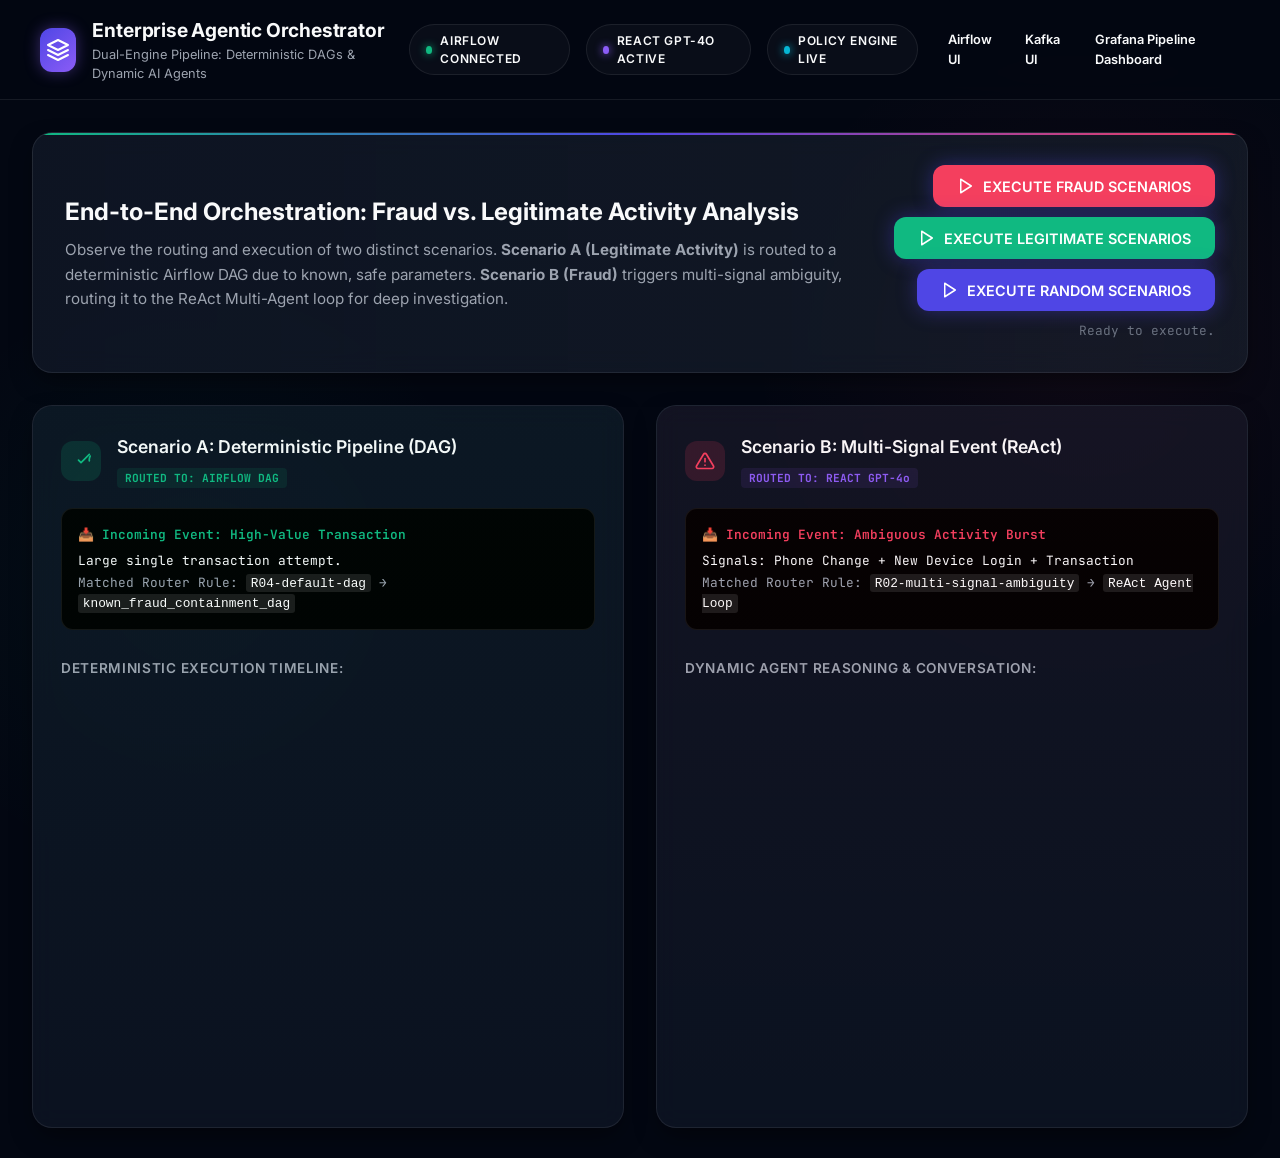
<file: projects/enterprise-agentic-orchestration/dashboard/index.html>
<!DOCTYPE html>
<html lang="en">
<head>
  <meta charset="UTF-8">
  <meta name="viewport" content="width=device-width, initial-scale=1.0">
  <title>Enterprise Agentic Orchestration</title>
  <link rel="stylesheet" href="styles.css">
</head>
<body>

  <!-- Top Navigation Header -->
  <header class="app-header">
    <div class="brand-container">
      <div class="brand-logo">
        <svg viewBox="0 0 24 24" fill="none" stroke="currentColor" stroke-width="2" stroke-linecap="round" stroke-linejoin="round">
          <polygon points="12 2 2 7 12 12 22 7 12 2"></polygon>
          <polyline points="2 17 12 22 22 17"></polyline>
          <polyline points="2 12 12 17 22 12"></polyline>
        </svg>
      </div>
      <div class="brand-title">
        <h1>Enterprise Agentic Orchestrator</h1>
        <p>Dual-Engine Pipeline: Deterministic DAGs & Dynamic AI Agents</p>
      </div>
    </div>
    <div class="status-pills">
      <div class="status-badge pulse-emerald"><span class="status-dot"></span> Airflow Connected</div>
      <div class="status-badge pulse-purple"><span class="status-dot"></span> ReAct GPT-4o Active</div>
      <div class="status-badge pulse-cyan"><span class="status-dot"></span> Policy Engine Live</div>
    </div>
    <div style="display: flex; gap: 10px; margin-left: 20px;">
      <a href="http://localhost:8080" target="_blank" class="btn btn-secondary" style="text-decoration: none; padding: 5px 10px; font-size: 0.8rem; background: var(--bg-tertiary); color: var(--text-primary); border: 1px solid var(--border-color); border-radius: 4px;">Airflow UI</a>
      <a href="http://localhost:8090" target="_blank" class="btn btn-secondary" style="text-decoration: none; padding: 5px 10px; font-size: 0.8rem; background: var(--bg-tertiary); color: var(--text-primary); border: 1px solid var(--border-color); border-radius: 4px;">Kafka UI</a>
      <a href="http://localhost:3000/d/pipeline-dashboard/pipeline-orchestration-dashboard" target="_blank" class="btn btn-secondary" style="text-decoration: none; padding: 5px 10px; font-size: 0.8rem; background: var(--bg-tertiary); color: var(--text-primary); border: 1px solid var(--border-color); border-radius: 4px;">Grafana Pipeline Dashboard</a>
    </div>
  </header>

  <main class="dashboard-container">

    <!-- Master Control Banner -->
    <section class="scenario-banner">
      <div class="banner-content">
        <h2>End-to-End Orchestration: Fraud vs. Legitimate Activity Analysis</h2>
        <p>
          Observe the routing and execution of two distinct scenarios. 
          <strong>Scenario A (Legitimate Activity)</strong> is routed to a deterministic Airflow DAG due to known, safe parameters. 
          <strong>Scenario B (Fraud)</strong> triggers multi-signal ambiguity, routing it to the ReAct Multi-Agent loop for deep investigation.
        </p>
      </div>
      <div class="banner-action" style="display: flex; gap: 10px; flex-wrap: wrap;">
        <button class="btn btn-primary btn-glow" onclick="runGrandMasterDemo('fraud')" style="background-color: var(--accent-rose); border-color: var(--accent-rose);">
          <svg width="18" height="18" viewBox="0 0 24 24" fill="none" stroke="currentColor" stroke-width="2" stroke-linecap="round" stroke-linejoin="round" style="margin-right: 8px;"><polygon points="5 3 19 12 5 21 5 3"></polygon></svg>
          EXECUTE FRAUD SCENARIOS
        </button>
        <button class="btn btn-primary btn-glow" onclick="runGrandMasterDemo('legit')" style="background-color: var(--accent-emerald); border-color: var(--accent-emerald);">
          <svg width="18" height="18" viewBox="0 0 24 24" fill="none" stroke="currentColor" stroke-width="2" stroke-linecap="round" stroke-linejoin="round" style="margin-right: 8px;"><polygon points="5 3 19 12 5 21 5 3"></polygon></svg>
          EXECUTE LEGITIMATE SCENARIOS
        </button>
        <button class="btn btn-primary btn-glow" onclick="runGrandMasterDemo('random')">
          <svg width="18" height="18" viewBox="0 0 24 24" fill="none" stroke="currentColor" stroke-width="2" stroke-linecap="round" stroke-linejoin="round" style="margin-right: 8px;"><polygon points="5 3 19 12 5 21 5 3"></polygon></svg>
          EXECUTE RANDOM SCENARIOS
        </button>
        <div id="master-status-tag" class="status-tag">Ready to execute.</div>
      </div>
    </section>

    <div class="grid-2col">

      <!-- LEFT COLUMN: UNFRAUD (DAG) -->
      <div class="glass-panel panel-unfraud">
        <div class="panel-header">
          <div class="panel-title-group">
            <div class="icon-box icon-emerald">
              <svg width="20" height="20" viewBox="0 0 24 24" fill="none" stroke="currentColor" stroke-width="2" stroke-linecap="round" stroke-linejoin="round"><path d="M22 11.08V12a10 10 10 0 1 1-5.93-9.14"></path><polyline points="22 4 12 14.01 9 11.01"></polyline></svg>
            </div>
            <div>
              <h3>Scenario A: Deterministic Pipeline (DAG)</h3>
              <span class="engine-tag engine-dag">ROUTED TO: AIRFLOW DAG</span>
            </div>
          </div>
        </div>

        <div class="event-context-box">
          <div class="context-title">📥 Incoming Event: High-Value Transaction</div>
          <div class="context-details">Large single transaction attempt.</div>
          <div class="context-rule">Matched Router Rule: <code>R04-default-dag</code> &rarr; <code>known_fraud_containment_dag</code></div>
        </div>

        <div class="timeline-header">Deterministic Execution Timeline:</div>
        <div id="dag-master-timeline" class="timeline-container">
          <!-- Dynamically Animated DAG Task Cards -->
        </div>

        <div id="dag-final-outcome" class="outcome-box outcome-success hidden">
          <div class="outcome-title">✓ POLICY DECISION: AUTO_ALLOW (UNFRAUD)</div>
          <div class="outcome-desc">
            Rule <code>rule-travel-itinerary-match</code> satisfied. Transaction processed seamlessly with zero friction.
          </div>
        </div>
      </div>

      <!-- RIGHT COLUMN: FRAUD (REACT) -->
      <div class="glass-panel panel-fraud">
        <div class="panel-header">
          <div class="panel-title-group">
            <div class="icon-box icon-rose">
              <svg width="20" height="20" viewBox="0 0 24 24" fill="none" stroke="currentColor" stroke-width="2" stroke-linecap="round" stroke-linejoin="round"><path d="M10.29 3.86L1.82 18a2 2 0 0 0 1.71 3h16.94a2 2 0 0 0 1.71-3L13.71 3.86a2 2 0 0 0-3.42 0z"></path><line x1="12" y1="9" x2="12" y2="13"></line><line x1="12" y1="17" x2="12.01" y2="17"></line></svg>
            </div>
            <div>
              <h3>Scenario B: Multi-Signal Event (ReAct)</h3>
              <span class="engine-tag engine-react">ROUTED TO: REACT GPT-4o</span>
            </div>
          </div>
        </div>

        <div class="event-context-box">
          <div class="context-title">📥 Incoming Event: Ambiguous Activity Burst</div>
          <div class="context-details">Signals: Phone Change + New Device Login + Transaction</div>
          <div class="context-rule">Matched Router Rule: <code>R02-multi-signal-ambiguity</code> &rarr; <code>ReAct Agent Loop</code></div>
        </div>

        <div class="timeline-header">Dynamic Agent Reasoning & Conversation:</div>
        <div id="react-master-transcript" class="transcript-container">
          <!-- Dynamically Animated Chat Bubbles -->
        </div>

        <div id="react-final-outcome" class="outcome-box hidden">
        </div>
      </div>

    </div>

  </main>

  <script src="app.js?v=2"></script>
</body>
</html>
</file>
<file: projects/enterprise-agentic-orchestration/dashboard/styles.css>
/* ==========================================================================
   Enterprise Agentic AI Platform — Premium Fraud vs Unfraud Dashboard
   ========================================================================== */

@import url('https://fonts.googleapis.com/css2?family=Inter:wght@300;400;500;600;700&family=JetBrains+Mono:wght@400;500;600&display=swap');

:root {
  --bg-base: #030712;
  --bg-surface: #111827;
  --bg-panel: rgba(17, 24, 39, 0.7);
  
  --border-light: rgba(255, 255, 255, 0.08);
  --border-focus: rgba(99, 102, 241, 0.4);

  --accent-primary: #4f46e5;
  --accent-primary-hover: #4338ca;
  --accent-emerald: #10b981;
  --accent-rose: #f43f5e;
  --accent-amber: #f59e0b;
  --accent-cyan: #06b6d4;
  --accent-purple: #8b5cf6;

  --text-main: #f9fafb;
  --text-muted: #9ca3af;
  --text-dim: #6b7280;

  --shadow-glow: 0 0 30px rgba(79, 70, 229, 0.15);
  --shadow-card: 0 10px 25px -5px rgba(0, 0, 0, 0.5);

  --radius-sm: 6px;
  --radius-md: 12px;
  --radius-lg: 20px;
}

* {
  box-sizing: border-box;
  margin: 0;
  padding: 0;
}

body {
  font-family: 'Inter', sans-serif;
  background-color: var(--bg-base);
  color: var(--text-main);
  min-height: 100vh;
  line-height: 1.5;
  background-image: 
    radial-gradient(circle at 15% 50%, rgba(16, 185, 129, 0.05), transparent 25%),
    radial-gradient(circle at 85% 30%, rgba(244, 63, 94, 0.05), transparent 25%);
}

/* Header */
.app-header {
  display: flex;
  justify-content: space-between;
  align-items: center;
  padding: 1rem 2.5rem;
  background: rgba(3, 7, 18, 0.8);
  backdrop-filter: blur(16px);
  border-bottom: 1px solid var(--border-light);
  position: sticky;
  top: 0;
  z-index: 100;
}

.brand-container {
  display: flex;
  align-items: center;
  gap: 1rem;
}

.brand-logo {
  width: 44px;
  height: 44px;
  background: linear-gradient(135deg, var(--accent-primary) 0%, var(--accent-purple) 100%);
  border-radius: var(--radius-md);
  display: flex;
  align-items: center;
  justify-content: center;
  box-shadow: 0 0 15px rgba(139, 92, 246, 0.4);
}

.brand-logo svg {
  color: #fff;
  width: 24px;
  height: 24px;
}

.brand-title h1 {
  font-size: 1.2rem;
  font-weight: 700;
  letter-spacing: -0.01em;
}

.brand-title p {
  font-size: 0.8rem;
  color: var(--text-muted);
}

.status-pills {
  display: flex;
  gap: 1rem;
}

.status-badge {
  display: flex;
  align-items: center;
  gap: 0.5rem;
  padding: 0.4rem 1rem;
  border-radius: 9999px;
  font-size: 0.75rem;
  font-weight: 600;
  background: rgba(255, 255, 255, 0.03);
  border: 1px solid var(--border-light);
  text-transform: uppercase;
  letter-spacing: 0.05em;
}

.status-dot {
  width: 8px;
  height: 8px;
  border-radius: 50%;
}

.pulse-emerald .status-dot { background: var(--accent-emerald); box-shadow: 0 0 8px var(--accent-emerald); }
.pulse-purple .status-dot { background: var(--accent-purple); box-shadow: 0 0 8px var(--accent-purple); }
.pulse-cyan .status-dot { background: var(--accent-cyan); box-shadow: 0 0 8px var(--accent-cyan); }

/* Main Container */
.dashboard-container {
  max-width: 1500px;
  margin: 0 auto;
  padding: 2rem;
  display: flex;
  flex-direction: column;
  gap: 2rem;
}

/* Master Control Banner */
.scenario-banner {
  display: flex;
  justify-content: space-between;
  align-items: center;
  background: linear-gradient(90deg, rgba(17, 24, 39, 0.8) 0%, rgba(31, 41, 55, 0.5) 100%);
  border: 1px solid var(--border-light);
  border-radius: var(--radius-lg);
  padding: 2rem;
  box-shadow: var(--shadow-card);
  backdrop-filter: blur(12px);
  position: relative;
  overflow: hidden;
}

.scenario-banner::before {
  content: '';
  position: absolute;
  top: 0;
  left: 0;
  width: 100%;
  height: 2px;
  background: linear-gradient(90deg, var(--accent-emerald), var(--accent-primary), var(--accent-rose));
}

.banner-content {
  max-width: 70%;
}

.banner-content h2 {
  font-size: 1.5rem;
  font-weight: 700;
  margin-bottom: 0.5rem;
}

.banner-content p {
  color: var(--text-muted);
  font-size: 0.95rem;
  line-height: 1.6;
}

.banner-action {
  display: flex;
  flex-direction: column;
  align-items: flex-end;
  gap: 0.75rem;
}

/* Buttons */
.btn {
  font-family: 'Inter', sans-serif;
  font-weight: 600;
  font-size: 0.9rem;
  padding: 0.75rem 1.5rem;
  border-radius: var(--radius-md);
  border: none;
  cursor: pointer;
  display: inline-flex;
  align-items: center;
  transition: all 0.2s ease;
}

.btn-primary {
  background: var(--accent-primary);
  color: #fff;
}

.btn-primary:hover {
  background: var(--accent-primary-hover);
  transform: translateY(-1px);
}

.btn-glow {
  box-shadow: 0 0 20px rgba(79, 70, 229, 0.4);
}

.status-tag {
  font-family: 'JetBrains Mono', monospace;
  font-size: 0.8rem;
  color: var(--text-dim);
}

/* 2-Column Grid */
.grid-2col {
  display: grid;
  grid-template-columns: 1fr 1fr;
  gap: 2rem;
}

/* Glass Panels */
.glass-panel {
  background: var(--bg-panel);
  border: 1px solid var(--border-light);
  border-radius: var(--radius-lg);
  padding: 1.75rem;
  display: flex;
  flex-direction: column;
  gap: 1.25rem;
  backdrop-filter: blur(12px);
  position: relative;
  overflow: hidden;
  box-shadow: var(--shadow-card);
}

/* Subtle panel tinting */
.panel-unfraud::before {
  content: ''; position: absolute; top: 0; left: 0; right: 0; height: 100%;
  background: linear-gradient(180deg, rgba(16, 185, 129, 0.03) 0%, transparent 100%);
  pointer-events: none;
}

.panel-fraud::before {
  content: ''; position: absolute; top: 0; left: 0; right: 0; height: 100%;
  background: linear-gradient(180deg, rgba(244, 63, 94, 0.03) 0%, transparent 100%);
  pointer-events: none;
}

.panel-header {
  display: flex;
  justify-content: space-between;
  align-items: center;
}

.panel-title-group {
  display: flex;
  align-items: center;
  gap: 1rem;
}

.icon-box {
  width: 40px;
  height: 40px;
  border-radius: var(--radius-md);
  display: flex;
  align-items: center;
  justify-content: center;
}

.icon-emerald { background: rgba(16, 185, 129, 0.15); color: var(--accent-emerald); }
.icon-rose { background: rgba(244, 63, 94, 0.15); color: var(--accent-rose); }

.panel-title-group h3 {
  font-size: 1.1rem;
  font-weight: 600;
  margin-bottom: 0.2rem;
}

.engine-tag {
  font-size: 0.7rem;
  font-weight: 700;
  font-family: 'JetBrains Mono', monospace;
  padding: 0.2rem 0.5rem;
  border-radius: 4px;
}
.engine-dag { background: rgba(16, 185, 129, 0.1); color: var(--accent-emerald); }
.engine-react { background: rgba(139, 92, 246, 0.1); color: var(--accent-purple); }

/* Context Box */
.event-context-box {
  background: #000;
  border: 1px solid var(--border-light);
  border-radius: var(--radius-md);
  padding: 1rem;
  font-family: 'JetBrains Mono', monospace;
  font-size: 0.8rem;
}

.context-title { font-weight: 600; margin-bottom: 0.4rem; }
.panel-unfraud .context-title { color: var(--accent-emerald); }
.panel-fraud .context-title { color: var(--accent-rose); }

.context-details { color: var(--text-main); margin-bottom: 0.2rem; }
.context-rule { color: var(--text-muted); }
.context-rule code { color: #fff; background: rgba(255,255,255,0.1); padding: 0.1rem 0.3rem; border-radius: 3px;}

/* Timeline Header */
.timeline-header {
  font-size: 0.85rem;
  font-weight: 600;
  color: var(--text-muted);
  text-transform: uppercase;
  letter-spacing: 0.05em;
  margin-top: 0.5rem;
}

/* Timelines */
.timeline-container, .transcript-container {
  display: flex;
  flex-direction: column;
  gap: 0.75rem;
  flex-grow: 1;
  min-height: 400px;
}

/* DAG Task Cards */
.dag-card {
  background: var(--bg-surface);
  border: 1px solid var(--border-light);
  border-radius: var(--radius-md);
  padding: 1rem;
  transition: all 0.3s ease;
  position: relative;
  overflow: hidden;
}

.dag-card::before {
  content: '';
  position: absolute;
  left: 0;
  top: 0;
  bottom: 0;
  width: 3px;
  background: transparent;
  transition: background 0.3s ease;
}

.dag-card.dag-active {
  border-color: rgba(16, 185, 129, 0.4);
  background: rgba(16, 185, 129, 0.05);
}

.dag-card.dag-active::before {
  background: var(--accent-emerald);
}

.dag-step-num {
  font-family: 'JetBrains Mono', monospace;
  font-size: 0.75rem;
  font-weight: 600;
  color: #fff;
}

/* Chat Bubbles */
.chat-bubble {
  background: var(--bg-surface);
  border: 1px solid var(--border-light);
  border-radius: var(--radius-md);
  padding: 1rem;
  animation: slideIn 0.3s ease forwards;
}

@keyframes slideIn {
  from { opacity: 0; transform: translateY(10px); }
  to { opacity: 1; transform: translateY(0); }
}

.chat-bubble.role-system { border-left: 3px solid var(--accent-cyan); }
.chat-bubble.role-assistant { border-left: 3px solid var(--accent-purple); }
.chat-bubble.role-agent { border-left: 3px solid var(--accent-amber); }

.chat-meta {
  display: flex;
  justify-content: space-between;
  align-items: center;
  margin-bottom: 0.5rem;
  font-size: 0.7rem;
  font-family: 'JetBrains Mono', monospace;
}

.role-system .chat-sender { color: var(--accent-cyan); }
.role-assistant .chat-sender { color: var(--accent-purple); }
.role-agent .chat-sender { color: var(--accent-amber); }

.chat-content {
  font-size: 0.85rem;
  line-height: 1.5;
  color: var(--text-main);
  font-family: 'JetBrains Mono', monospace;
}

/* Outcomes */
.outcome-box {
  margin-top: auto;
  border-radius: var(--radius-md);
  padding: 1.25rem;
  border: 1px solid;
  animation: fadeIn 0.5s ease;
}

@keyframes fadeIn {
  from { opacity: 0; }
  to { opacity: 1; }
}

.hidden { display: none !important; }

.outcome-success {
  background: rgba(16, 185, 129, 0.1);
  border-color: rgba(16, 185, 129, 0.3);
}

.outcome-success .outcome-title { color: var(--accent-emerald); }

.outcome-warning {
  background: rgba(244, 63, 94, 0.1);
  border-color: rgba(244, 63, 94, 0.3);
}

.outcome-warning .outcome-title { color: var(--accent-rose); }

.outcome-title {
  font-weight: 700;
  font-size: 0.95rem;
  margin-bottom: 0.4rem;
}

.outcome-desc {
  font-size: 0.85rem;
  color: var(--text-main);
  line-height: 1.5;
}

.outcome-desc code {
  background: rgba(0,0,0,0.3);
  padding: 0.1rem 0.4rem;
  border-radius: 4px;
}

.approval-actions {
  display: flex;
  gap: 0.75rem;
  margin-top: 1rem;
}

.btn-approve {
  background: rgba(16, 185, 129, 0.2);
  color: var(--accent-emerald);
  border: 1px solid var(--accent-emerald);
}

.btn-approve:hover { background: rgba(16, 185, 129, 0.3); }

.btn-reject {
  background: rgba(244, 63, 94, 0.2);
  color: var(--accent-rose);
  border: 1px solid var(--accent-rose);
}

.btn-reject:hover { background: rgba(244, 63, 94, 0.3); }

/* Responsive */
@media (max-width: 1200px) {
  .grid-2col { grid-template-columns: 1fr; }
  .scenario-banner { flex-direction: column; align-items: flex-start; gap: 1.5rem; }
  .banner-content { max-width: 100%; }
}
</file>
